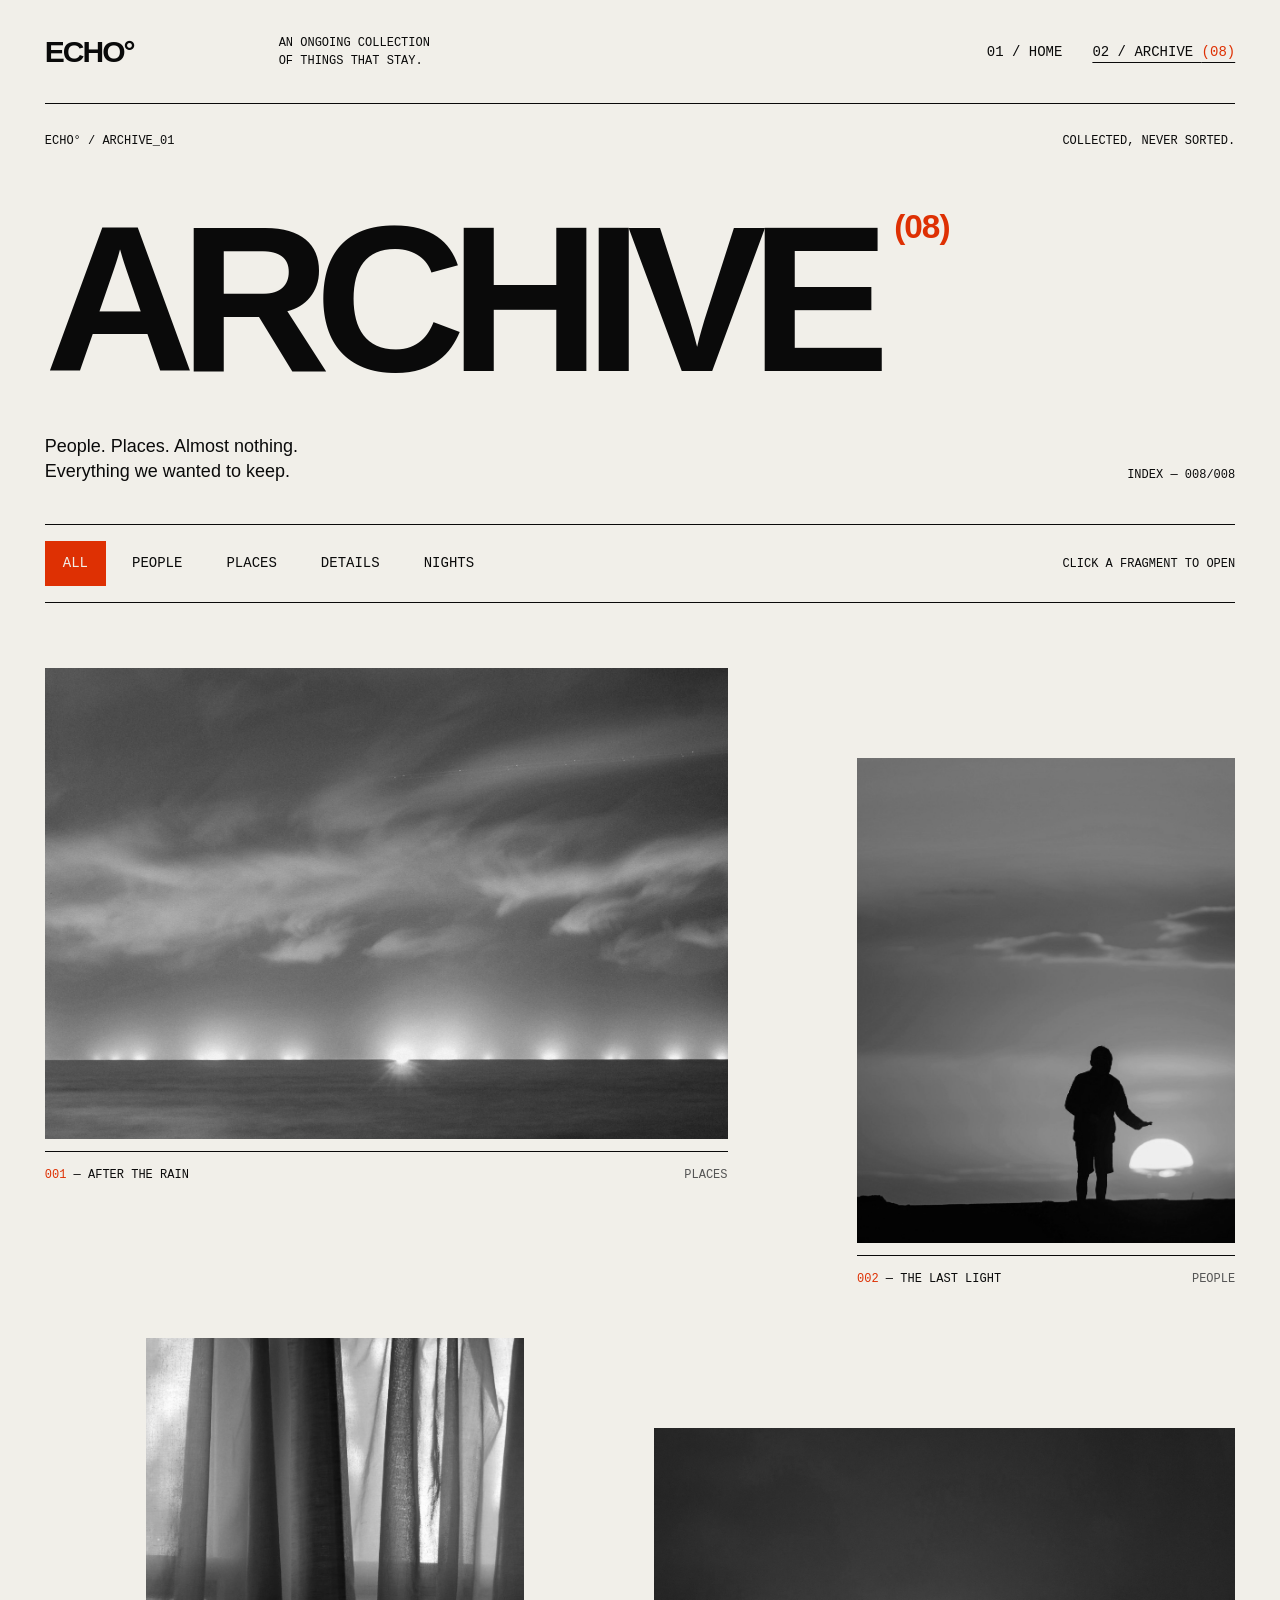
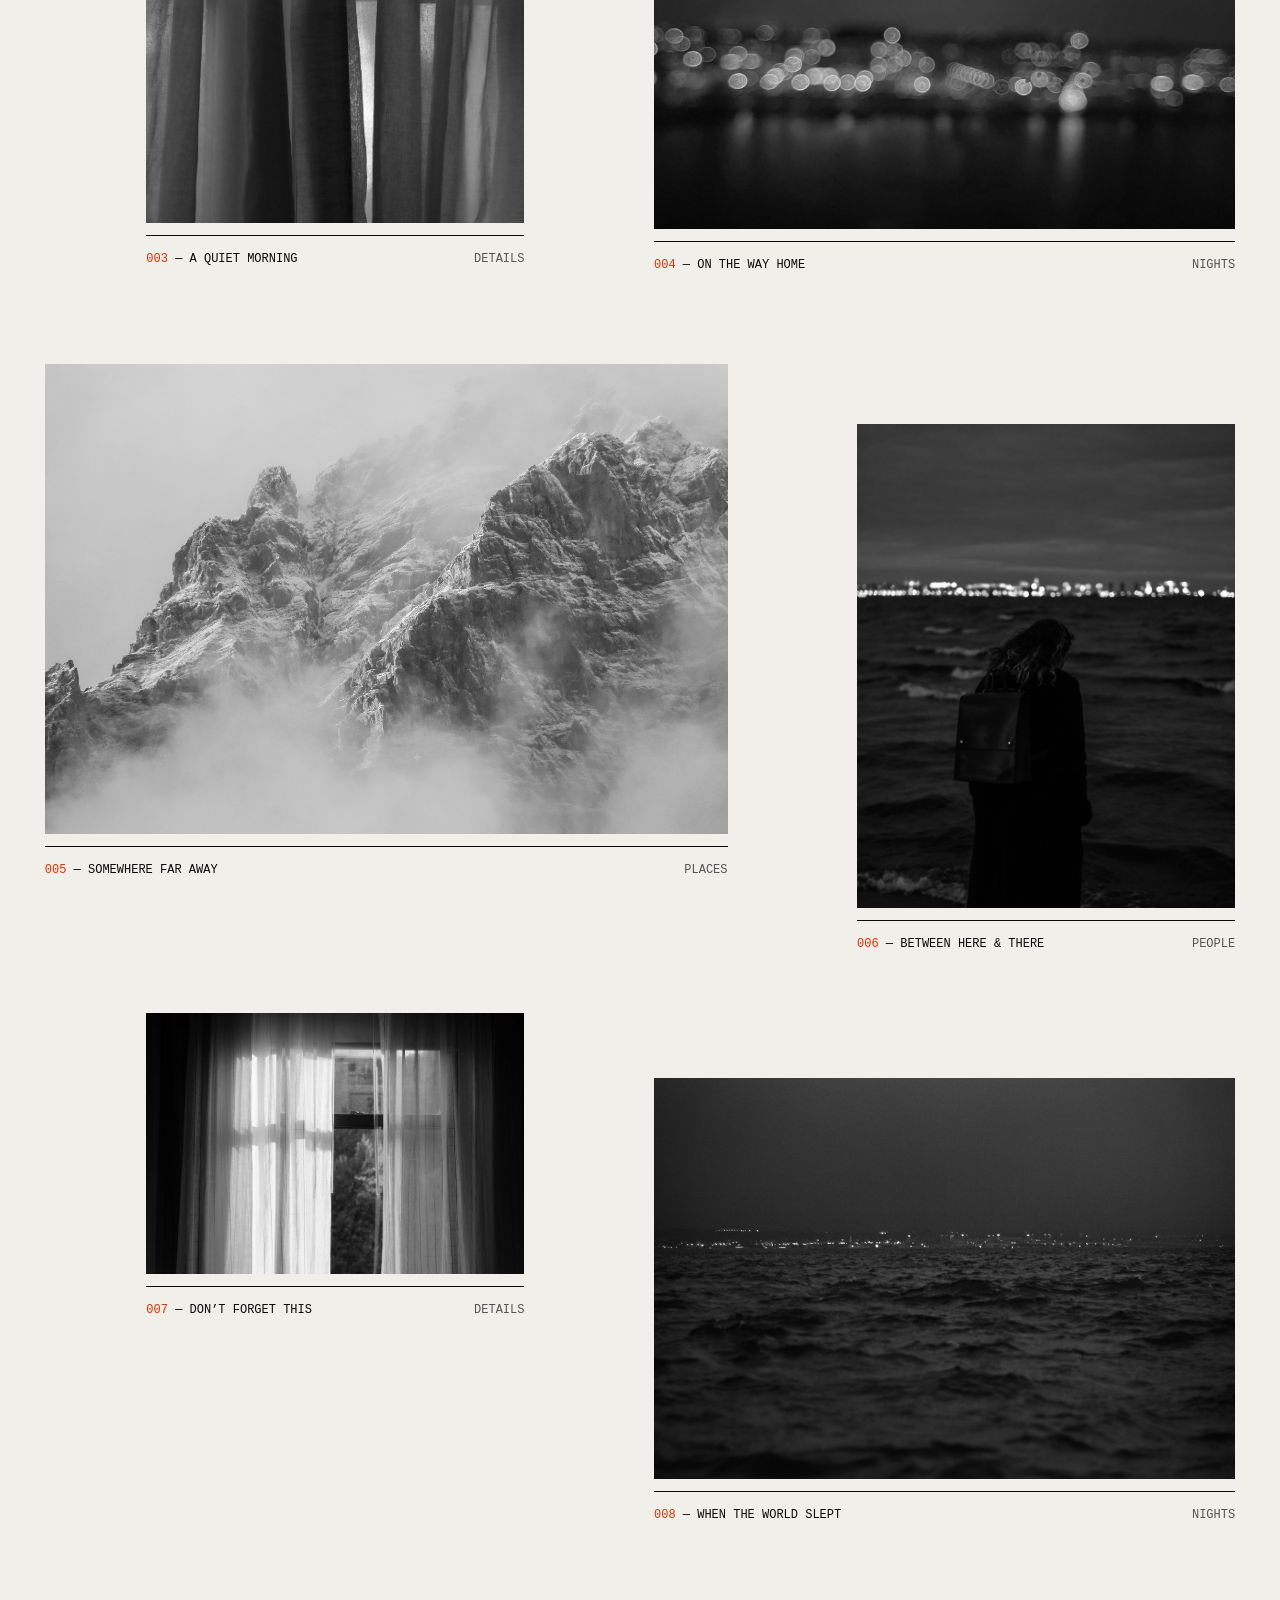
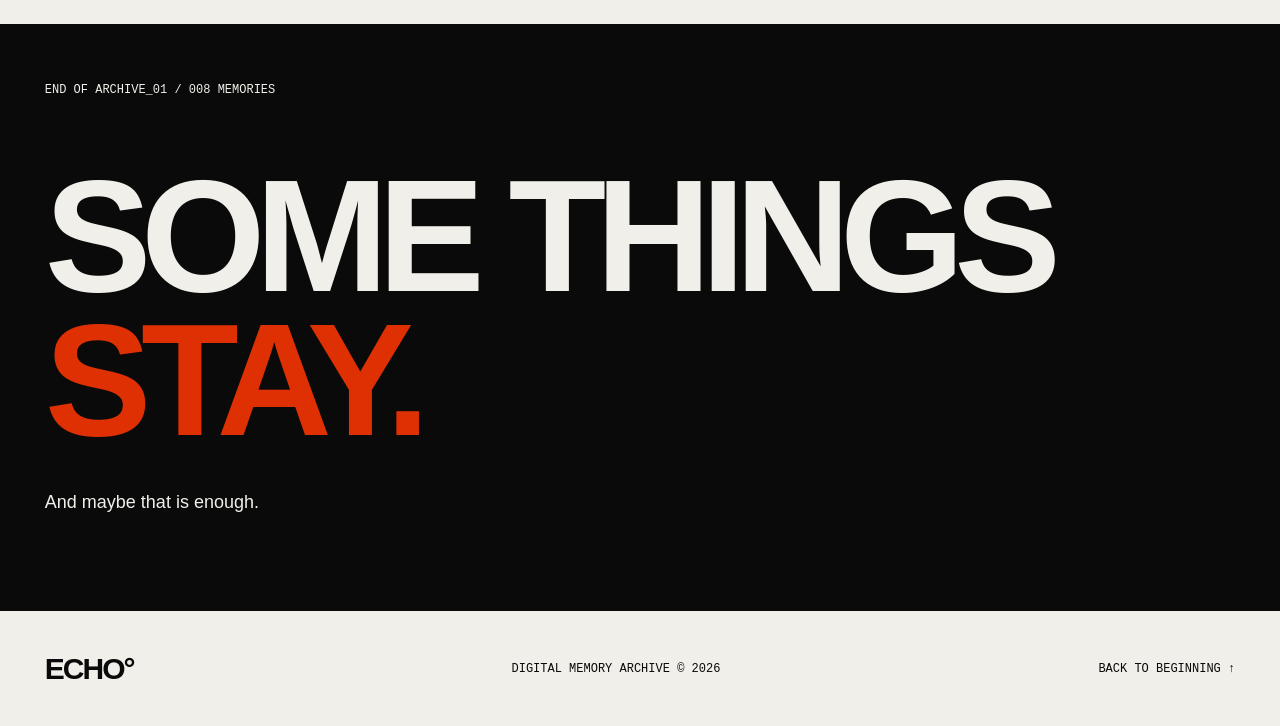
<file: archive.html>
<!doctype html><html lang="en"><head><meta charset="utf-8"><meta name="viewport" content="width=device-width,initial-scale=1"><meta name="description" content="ECHO° — a digital archive of places, people and the things that stay."><meta name="theme-color" content="#F1EFE9"><title>Archive — ECHO°</title><link rel="icon" href="data:image/svg+xml,%3Csvg xmlns='http://www.w3.org/2000/svg' viewBox='0 0 32 32'%3E%3Crect width='32' height='32' fill='%23DE3003'/%3E%3Ctext x='6' y='25' font-size='25' font-family='Arial' font-weight='bold' fill='%23F1EFE9'%3EE%3C/text%3E%3C/svg%3E"><link rel="stylesheet" href="style.css"><script src="script.js" defer></script></head><body><a class="skip" href="#main">Skip to content</a><header class="header"><a class="logo" href="index.html" aria-label="ECHO home">ECHO°</a><span class="header-note">AN ONGOING COLLECTION<br>OF THINGS THAT STAY.</span><nav aria-label="Main navigation"><a href="index.html" >01 / HOME</a><a href="archive.html" aria-current="page">02 / ARCHIVE <span class="red">(08)</span></a></nav></header><main id="main"><section class="archive-intro" id="top"><div class="hero-meta"><span>ECHO° / ARCHIVE_01</span><span>COLLECTED, NEVER SORTED.</span></div><h1>ARCHIVE<span class="red">(08)</span></h1><div class="archive-description"><p>People. Places. Almost nothing.<br>Everything we wanted to keep.</p><span id="index-count" aria-live="polite">INDEX — 008/008</span></div></section><section class="archive-content" aria-label="Memory collection"><div class="filters" aria-label="Filter memories"><button data-filter="ALL" aria-pressed="true">ALL</button><button data-filter="PEOPLE" aria-pressed="false">PEOPLE</button><button data-filter="PLACES" aria-pressed="false">PLACES</button><button data-filter="DETAILS" aria-pressed="false">DETAILS</button><button data-filter="NIGHTS" aria-pressed="false">NIGHTS</button><span>CLICK A FRAGMENT TO OPEN</span></div><div class="memory-grid archive-grid"><article class="memory m-1" data-category="PLACES"><button class="photo" data-title="AFTER THE RAIN" data-description="The sea kept moving. Everything else stood still." data-date="23.06.2026" data-time="18:42" data-number="001" aria-label="View memory 001: AFTER THE RAIN"><img src="images/sea.jpg" alt="Waves washing over dark rocks at dusk" width="1600" height="1100" loading="lazy"><span class="photo-overlay"><span>001<br>23.06.2026 / 18:42</span><span class="plus">+</span></span></button><div class="caption"><span><b>001</b> — AFTER THE RAIN</span><span>PLACES</span></div></article><article class="memory m-2" data-category="PEOPLE"><button class="photo" data-title="THE LAST LIGHT" data-description="You stayed until the light had nowhere left to go." data-date="18.07.2026" data-time="20:16" data-number="002" aria-label="View memory 002: THE LAST LIGHT"><img src="images/sunset.jpg" alt="A silhouette against an orange sunset" width="1600" height="1100" loading="lazy"><span class="photo-overlay"><span>002<br>18.07.2026 / 20:16</span><span class="plus">+</span></span></button><div class="caption"><span><b>002</b> — THE LAST LIGHT</span><span>PEOPLE</span></div></article><article class="memory m-3" data-category="DETAILS"><button class="photo" data-title="A QUIET MORNING" data-description="Nothing happened. That was the beautiful part." data-date="04.05.2026" data-time="07:12" data-number="003" aria-label="View memory 003: A QUIET MORNING"><img src="images/window.jpg" alt="Sunlight falling through white curtains" width="1600" height="1100" loading="lazy"><span class="photo-overlay"><span>003<br>04.05.2026 / 07:12</span><span class="plus">+</span></span></button><div class="caption"><span><b>003</b> — A QUIET MORNING</span><span>DETAILS</span></div></article><article class="memory m-4" data-category="NIGHTS"><button class="photo" data-title="ON THE WAY HOME" data-description="A city reduced to a handful of lights. A familiar way home." data-date="12.08.2026" data-time="00:47" data-number="004" aria-label="View memory 004: ON THE WAY HOME"><img src="images/city.jpg" alt="Blurred city lights reflected on water" width="1600" height="1100" loading="lazy"><span class="photo-overlay"><span>004<br>12.08.2026 / 00:47</span><span class="plus">+</span></span></button><div class="caption"><span><b>004</b> — ON THE WAY HOME</span><span>NIGHTS</span></div></article><article class="memory m-5" data-category="PLACES"><button class="photo" data-title="SOMEWHERE FAR AWAY" data-description="We forgot the names of the places. We remembered the silence." data-date="09.04.2026" data-time="11:03" data-number="005" aria-label="View memory 005: SOMEWHERE FAR AWAY"><img src="images/mountain.jpg" alt="Mountain peaks emerging through fog" width="1600" height="1100" loading="lazy"><span class="photo-overlay"><span>005<br>09.04.2026 / 11:03</span><span class="plus">+</span></span></button><div class="caption"><span><b>005</b> — SOMEWHERE FAR AWAY</span><span>PLACES</span></div></article><article class="memory m-6" data-category="PEOPLE"><button class="photo" data-title="BETWEEN HERE & THERE" data-description="Somewhere between leaving and staying, we found room to breathe." data-date="28.08.2026" data-time="21:35" data-number="006" aria-label="View memory 006: BETWEEN HERE & THERE"><img src="images/person.jpg" alt="A person looking across water at night" width="1600" height="1100" loading="lazy"><span class="photo-overlay"><span>006<br>28.08.2026 / 21:35</span><span class="plus">+</span></span></button><div class="caption"><span><b>006</b> — BETWEEN HERE & THERE</span><span>PEOPLE</span></div></article><article class="memory m-7" data-category="DETAILS"><button class="photo" data-title="DON’T FORGET THIS" data-description="Light on the windowsill. The smallest things leave the longest echoes." data-date="02.09.2026" data-time="08:24" data-number="007" aria-label="View memory 007: DON’T FORGET THIS"><img src="images/curtain.jpg" alt="Soft light through a sheer curtain" width="1600" height="1100" loading="lazy"><span class="photo-overlay"><span>007<br>02.09.2026 / 08:24</span><span class="plus">+</span></span></button><div class="caption"><span><b>007</b> — DON’T FORGET THIS</span><span>DETAILS</span></div></article><article class="memory m-8" data-category="NIGHTS"><button class="photo" data-title="WHEN THE WORLD SLEPT" data-description="The horizon was almost invisible. We knew it was still there." data-date="16.09.2026" data-time="23:58" data-number="008" aria-label="View memory 008: WHEN THE WORLD SLEPT"><img src="images/shore.jpg" alt="Dark waves below a distant illuminated horizon" width="1600" height="1100" loading="lazy"><span class="photo-overlay"><span>008<br>16.09.2026 / 23:58</span><span class="plus">+</span></span></button><div class="caption"><span><b>008</b> — WHEN THE WORLD SLEPT</span><span>NIGHTS</span></div></article></div><noscript><p>All memories are shown. Enable JavaScript to use filters and fullscreen viewing.</p></noscript></section><section class="end-note"><span>END OF ARCHIVE_01 / 008 MEMORIES</span><h2>SOME THINGS<br><em>STAY.</em></h2><p>And maybe that is enough.</p></section></main><footer><a class="logo" href="index.html">ECHO°</a><span>DIGITAL MEMORY ARCHIVE © 2026</span><a href="#top">BACK TO BEGINNING ↑</a></footer><div class="cursor" aria-hidden="true">ECHO°</div><dialog class="lightbox" aria-labelledby="modal-title"><button class="close" aria-label="Close memory">CLOSE ×</button><div class="modal-image"><img alt=""></div><div class="modal-copy"><span id="modal-meta"></span><h2 id="modal-title"></h2><p id="modal-description"></p><span class="modal-help">ESC TO CLOSE / A MOMENT TO KEEP</span></div></dialog></body></html>
</file>
<file: style.css>
:root{--ink:#0a0a0a;--paper:#f1efe9;--red:#de3003}*{box-sizing:border-box}html{scroll-behavior:smooth}body{margin:0;background:var(--paper);color:var(--ink);font-family:Arial,Helvetica,sans-serif}a{color:inherit;text-decoration:none}button{font:inherit;color:inherit;cursor:pointer}::selection{background:var(--red);color:var(--paper)}:focus-visible{outline:2px solid var(--red);outline-offset:5px}.red{color:var(--red)}.header{margin:0 3.5%;height:104px;border-bottom:1px solid var(--ink);display:flex;align-items:center;justify-content:space-between;gap:30px}.logo{font-size:30px;font-weight:900;letter-spacing:-2px}.header-note,.hero-meta,.hero-side,.vertical-label,.image-label,.scroll,.caption,.section-head p,.eyebrow,footer,.archive-description span,.filters,.end-note>span,.modal-copy>span,.close{font-family:'Courier New',monospace;font-size:12px;line-height:1.5}.header-note{margin-right:auto;margin-left:9vw}.header nav{display:flex;gap:30px;font-family:'Courier New',monospace;font-size:14px}.header nav a[aria-current]{text-decoration:underline;text-underline-offset:6px}.hero{padding:26px 3.5% 54px}.hero-meta{display:flex;justify-content:space-between}.hero h1{font-weight:900;font-size:clamp(120px,26.5vw,440px);line-height:.87;letter-spacing:-.085em;margin:24px 0 0 -1.2%;position:relative}.hero h1>span{color:var(--red);font-size:.69em;vertical-align:top;display:inline-block;padding-top:.04em}.hero-stage{position:relative;display:grid;grid-template-columns:12% 67% 21%;margin-top:40px;min-height:440px;align-items:start}.hero-photo{grid-column:2;overflow:hidden;height:clamp(340px,36vw,610px);background:var(--ink);position:relative}.hero-photo img{width:100%;height:115%;object-fit:cover;filter:grayscale(1);will-change:transform}.hero-side{padding:32px 0 0 24px;display:flex;flex-direction:column;gap:32px}.hero-side p{font-family:Arial,sans-serif;font-size:clamp(16px,1.7vw,26px);line-height:1.2;letter-spacing:-.6px}.vertical-label{writing-mode:vertical-rl;transform:rotate(180deg);align-self:center;justify-self:start}.image-label{grid-column:2;padding-top:12px}.scroll{grid-column:3;justify-self:end;padding-top:12px}.marquee{overflow:hidden;border-block:1px solid var(--ink);padding:18px 0;font-size:clamp(28px,4vw,64px);font-weight:800;letter-spacing:-2px;white-space:nowrap}.marquee div{width:max-content;animation:ticker 35s linear infinite}.marquee i{font-style:normal;color:var(--red);padding:0 24px}@keyframes ticker{to{transform:translateX(-50%)}}.selected,.archive-content{padding:85px 3.5% 100px}.section-head{display:flex;justify-content:space-between;align-items:end;margin-bottom:60px}.section-head h2{font-size:clamp(35px,5vw,76px);line-height:.93;letter-spacing:-3px;margin:0}.section-head p{margin:0;width:21%}.memory-grid{display:grid;grid-template-columns:repeat(12,minmax(0,1fr));gap:60px 28px;align-items:start}.memory{min-width:0}.selected-grid .m-1{grid-column:1/8}.selected-grid .m-2{grid-column:9/13;margin-top:130px}.selected-grid .m-3{grid-column:2/6}.selected-grid .m-4{grid-column:7/13;margin-top:80px}.photo{border:0;padding:0;background:var(--ink);display:block;width:100%;overflow:hidden;position:relative;text-align:left}.photo img{display:block;width:100%;height:100%;aspect-ratio:1.45;object-fit:cover;filter:grayscale(1);transition:filter .65s,transform .9s}.m-2 .photo img,.m-3 .photo img,.m-6 .photo img{aspect-ratio:.78}.photo:hover img,.photo:focus-visible img{filter:grayscale(0);transform:scale(1.035)}.photo-overlay{position:absolute;inset:0;display:flex;justify-content:space-between;align-items:end;padding:24px;background:linear-gradient(transparent 55%,#0009);color:white;opacity:0;transition:opacity .35s;font-family:'Courier New',monospace;font-size:13px}.photo:hover .photo-overlay,.photo:focus-visible .photo-overlay{opacity:1}.plus{font-size:42px;color:var(--red)}.caption{display:flex;justify-content:space-between;gap:15px;padding-top:14px;border-top:1px solid var(--ink);margin-top:12px}.caption b{font-weight:400;color:var(--red)}.caption>span:last-child{color:#555}.manifesto{background:var(--ink);color:var(--paper);padding:70px 3.5% 100px;position:relative;overflow:hidden}.manifesto h2{font-size:clamp(44px,9.5vw,150px);line-height:.96;letter-spacing:-.055em;margin:70px 0 34px;font-weight:800}.manifesto h2 span{color:#85847f}.manifesto p{font-size:18px}.asterisk{position:absolute;right:5%;top:12%;font-size:15vw;color:var(--red)}.archive-link{display:flex;justify-content:space-between;align-items:center;padding:55px 3.5%;background:var(--red);color:var(--paper);font-size:clamp(24px,5.6vw,85px);font-weight:800;letter-spacing:-.05em;transition:background .3s}.archive-link:hover{background:var(--ink)}footer{display:flex;justify-content:space-between;align-items:center;gap:25px;padding:35px 3.5%}footer .logo{font-family:Arial,sans-serif}.archive-intro{padding:28px 3.5% 40px}.archive-intro h1{font-size:clamp(62px,16.3vw,265px);line-height:1;letter-spacing:-.075em;margin:45px 0 30px}.archive-intro h1 span{font-size:.16em;letter-spacing:-.03em;vertical-align:top;display:inline-block;margin:15px 0 0 20px}.archive-description{display:flex;justify-content:space-between;align-items:end}.archive-description p{font-size:18px;line-height:1.4;margin:0}.archive-content{padding-top:0}.filters{border-block:1px solid var(--ink);display:flex;align-items:center;gap:8px;padding:16px 0;margin-bottom:65px;flex-wrap:wrap}.filters button{border:0;background:transparent;padding:12px 18px;font-size:14px}.filters button[aria-pressed=true]{background:var(--red);color:var(--paper)}.filters>span{margin-left:auto}.archive-grid .m-1{grid-column:1/8}.archive-grid .m-2{grid-column:9/13;margin-top:90px}.archive-grid .m-3{grid-column:2/6;margin-top:-10px}.archive-grid .m-4{grid-column:7/13;margin-top:80px}.archive-grid .m-5{grid-column:1/8;margin-top:30px}.archive-grid .m-6{grid-column:9/13;margin-top:90px}.archive-grid .m-7{grid-column:2/6}.archive-grid .m-8{grid-column:7/13;margin-top:65px}.memory[hidden]{display:none}.archive-grid.filtered .memory{grid-column:span 6;margin-top:0}.end-note{background:var(--ink);color:var(--paper);padding:55px 3.5% 80px}.end-note h2{font-size:clamp(50px,12.5vw,200px);letter-spacing:-.065em;line-height:.9;margin:65px 0 40px}.end-note em{font-style:normal;color:var(--red)}.end-note p{font-size:18px}.cursor{pointer-events:none;position:fixed;top:0;left:0;z-index:100;width:48px;height:48px;border:1px solid var(--red);border-radius:50%;display:none;align-items:center;justify-content:center;font-family:'Courier New',monospace;font-size:10px;color:var(--red);transform:translate(-50%,-50%);transition:width .2s,height .2s,background .2s,color .2s}.cursor.view{width:72px;height:72px;background:var(--red);color:white}.lightbox{background:var(--ink);color:var(--paper);padding:70px 4% 40px;border:0;width:100vw;height:100dvh;max-width:none;max-height:none;margin:0;overflow:auto}.lightbox::backdrop{background:var(--ink)}.lightbox[open]{display:grid;grid-template-columns:3fr 1fr;gap:40px;align-items:center}.modal-image{height:calc(100dvh - 130px);display:flex;align-items:center;justify-content:center}.modal-image img{max-width:100%;max-height:100%;object-fit:contain}.modal-copy h2{font-size:36px;line-height:1.05;letter-spacing:-1.5px}.modal-copy p{font-size:16px;line-height:1.6;color:#c1bfb9}.modal-copy>span{color:var(--red)}.modal-help{display:block;margin-top:45px}.close{position:absolute;top:22px;right:4%;background:none;color:var(--paper);border:1px solid #777;padding:10px 16px;font-size:14px}.skip{position:fixed;top:-100px;left:20px;background:var(--red);color:white;padding:15px;z-index:200}.skip:focus{top:15px}.reveal{opacity:0;transform:translateY(24px);transition:opacity .7s,transform .7s}.reveal.visible{opacity:1;transform:none}@media(pointer:fine) and (prefers-reduced-motion:no-preference){body.custom-cursor,body.custom-cursor a,body.custom-cursor button{cursor:none}}@media(max-width:800px){.header{height:85px}.header-note{display:none}.header nav{gap:16px;font-size:12px}.hero-stage{grid-template-columns:6% 78% 16%;min-height:0;margin-top:32px}.hero-side{padding:20px 0 0 12px;font-size:12px}.hero-side p{display:none}.hero-photo{height:390px}.scroll{grid-column:2;justify-self:start;padding-top:18px}.section-head p{width:auto}.memory-grid{gap:40px 18px}.caption{flex-wrap:wrap}.selected-grid .m-2,.archive-grid .m-2,.archive-grid .m-6{margin-top:65px}.filters>span{display:none}.manifesto{padding-bottom:60px}.asterisk{top:30px;font-size:100px}.lightbox[open]{grid-template-columns:1fr;gap:20px}.modal-image{height:60dvh}.modal-copy{max-width:600px}.modal-help{margin-top:20px}footer{flex-wrap:wrap}.archive-intro h1 span{margin-left:10px}}@media(max-width:520px){.hero h1{font-size:27vw;margin-top:32px}.hero-stage{grid-template-columns:5% 95%;margin-top:24px}.hero-photo{height:340px}.hero-side{display:none}.vertical-label{font-size:12px}.hero{padding-bottom:32px}.selected{padding-top:55px;padding-bottom:60px}.section-head{margin-bottom:35px;gap:20px}.section-head h2{font-size:32px;letter-spacing:-1.5px}.section-head p{font-size:12px}.memory-grid{grid-template-columns:1fr;gap:36px}.memory-grid .memory,.archive-grid.filtered .memory{grid-column:1;margin-top:0}.memory-grid .m-2,.memory-grid .m-3,.memory-grid .m-6{width:80%;justify-self:end}.photo-overlay{opacity:1}.archive-intro h1{font-size:16.3vw;margin-top:35px}.archive-description p{font-size:16px}.filters{gap:0;margin-bottom:35px}.filters button{padding:12px 10px;font-size:12px}.archive-content{padding-bottom:55px}.manifesto h2{font-size:10vw;margin-top:85px}.manifesto p{font-size:16px}.archive-link{padding-block:35px}footer{gap:20px}footer>span{order:3;width:100%}.end-note h2{font-size:15vw}.cursor{display:none!important}}@media(prefers-reduced-motion:reduce){html{scroll-behavior:auto}*,*::before,*::after{animation:none!important;transition:none!important}.reveal{opacity:1;transform:none}.hero-photo img{will-change:auto}}
.hero-photo img{object-position:center 75%;transition:filter .65s}.hero-photo:hover img{filter:grayscale(0)}body.custom-cursor .lightbox,body.custom-cursor .lightbox button{cursor:auto}

/* ECHO° / CONTACT */
.echo-contact{display:grid;grid-template-columns:1fr 1fr;gap:7vw;padding:110px 5vw 130px;background:#f1efe9;border-top:1px solid #252525;color:#222}.echo-contact-heading h2{font-size:clamp(68px,10vw,170px);line-height:.84;letter-spacing:-.085em;margin:42px 0 30px;font-weight:800}.echo-contact-heading h2 span{color:#de3003}.echo-contact-heading p{font-size:12px;line-height:1.5;letter-spacing:.08em}.echo-contact-form{display:flex;flex-direction:column;padding-top:35px}.echo-contact-form label{font-size:11px;letter-spacing:.12em;margin:0 0 12px}.echo-contact-form input,.echo-contact-form textarea{background:transparent;border:0;border-bottom:1px solid #555;border-radius:0;padding:14px 0 18px;margin:0 0 34px;font:inherit;font-size:19px;color:#222;outline-offset:5px;width:100%;resize:vertical}.echo-contact-form input:focus,.echo-contact-form textarea:focus{border-bottom-color:#de3003}.echo-send{display:flex;align-items:center;justify-content:space-between;width:100%;padding:24px 4px;border:0;border-top:1px solid #222;border-bottom:1px solid #222;background:transparent;color:#222;text-align:left;font:inherit;font-size:clamp(20px,3vw,40px);font-weight:700;cursor:pointer}.echo-send span{color:#de3003}.echo-send:hover{color:#de3003}.echo-send:disabled{opacity:.5;cursor:wait}.echo-form-status{min-height:24px;font-size:13px;margin-top:16px}.echo-form-status[data-state="error"]{color:#b32100}.echo-form-status[data-state="success"]{color:#24663b}@media(max-width:760px){.echo-contact{grid-template-columns:1fr;gap:30px;padding:75px 6vw 90px}.echo-contact-heading h2{font-size:18vw}.echo-contact-form{padding-top:0}}
</file>
